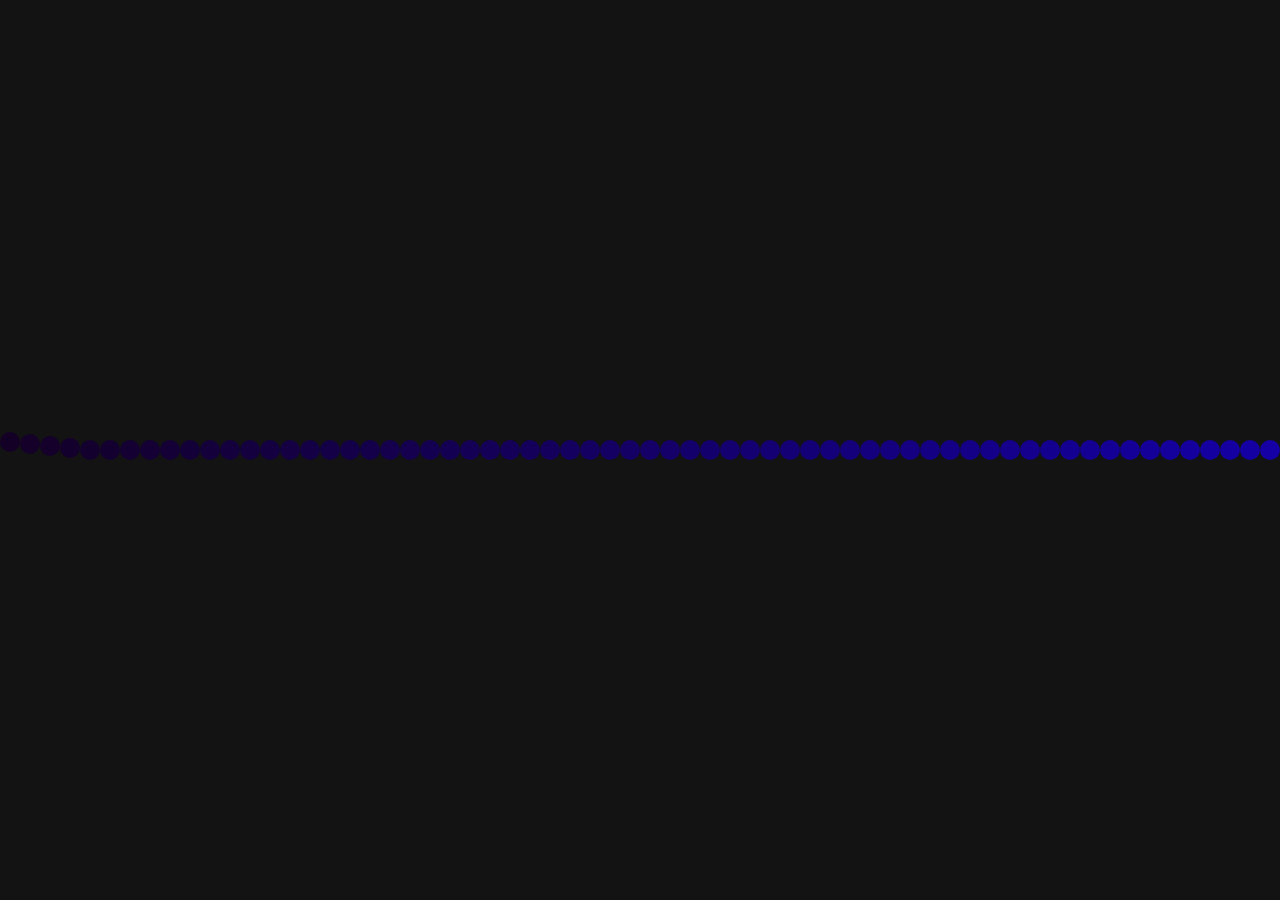
<file: folder/index.html>
<!DOCTYPE html>
<html lang="en">
<head>
    <meta charset="UTF-8">
    <meta http-equiv="X-UA-Compatible" content="IE=edge">
    <meta name="viewport" content="width=device-width, initial-scale=1.0">
    <title>Document</title>
    <link rel="stylesheet" href="style.css">
</head>
<body>
    <canvas></canvas>
    <script src="script.js"></script>
</body>
</html>
</file>
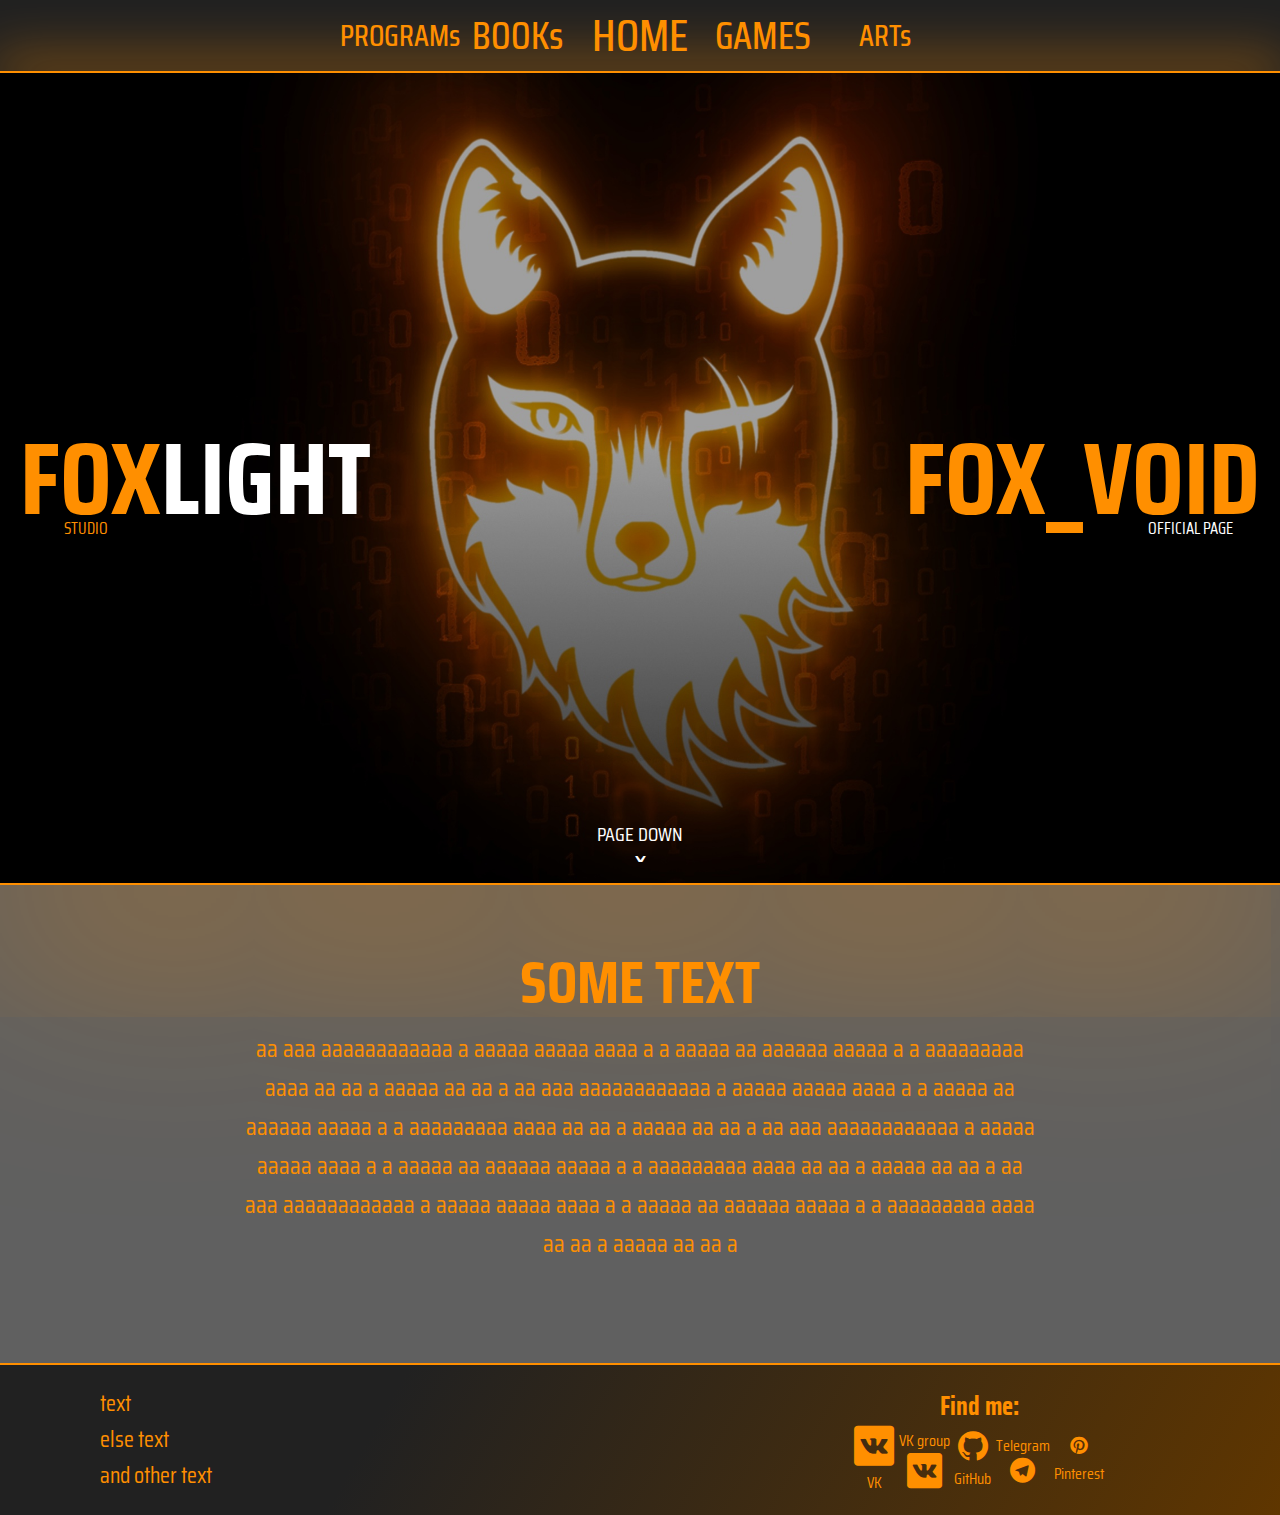
<file: Fox/index.html>
<!DOCTYPE html>
<html lang="en">
<head>
    <meta charset="UTF-8">
    <meta http-equiv="X-UA-Compatible" content="IE=edge">
    <meta name="viewport" content="width=device-width, initial-scale=1.0">
    <title>Fox</title>
    <link rel="shortcut icon" href="images/ico/fox_bg (1).ico" type="image/x-icon">
    <link rel="stylesheet" href="css/ico_fints.css">
    <link rel="stylesheet" href="css/fonts.css">
    <link rel="stylesheet" href="css/style.css">
    <link rel="stylesheet" href="css/scroll.css">
</head>
<body>
    <header>
        <nav>
            <li class="navOver"><a href="">PROGRAMs</a></li>
            <li class=""><a href="">BOOKs</a></li>
            <li class="central navActive"><a href="">HOME</a></li>
            <li class=""><a href="">GAMES</a></li>
            <li class="navOver"><a href="">ARTs</a></li>
        </nav>
    </header>
    <div class="line"></div>
    <main>
        <div class="mainH">
            <h1>FOX<span class="hSpan">LIGHT</span></h1>
            <p class = 'fp'>STUDIO</p>
        </div>
        <div class="mainH">
            <h1>FOX_VOID</h1>
            <p class="hSpan sp">OFFICIAL PAGE</p>
        </div>
        <div class="down"><a href="#info"><p>PAGE DOWN</p><p class='arrow'>&#711;</p></a></div>
    </main>
    <section id="info">
        <div class="line upd"></div>
        <h2>SOME TEXT</h2>
        <div class="mainText">
            <p>
                aa aaa aaaaaaaaaaaa a aaaaa aaaaa
                aaaa a a aaaaa aa aaaaaa aaaaa a a 
                aaaaaaaaa  aaaa aa aa a  aaaaa aa aa a
                aa aaa aaaaaaaaaaaa a aaaaa aaaaa
                aaaa a a aaaaa aa aaaaaa aaaaa a a 
                aaaaaaaaa  aaaa aa aa a  aaaaa aa aa a
                aa aaa aaaaaaaaaaaa a aaaaa aaaaa
                aaaa a a aaaaa aa aaaaaa aaaaa a a 
                aaaaaaaaa  aaaa aa aa a  aaaaa aa aa a
                aa aaa aaaaaaaaaaaa a aaaaa aaaaa
                aaaa a a aaaaa aa aaaaaa aaaaa a a 
                aaaaaaaaa  aaaa aa aa a  aaaaa aa aa a
            </p>
        </div>
    </section>
    <div class="line dupd"></div>
    <footer>
        <div class="footerText">
            <p>text</p>
            <p>else text</p>
            <p>and other text</p>
        </div>
        <div class="footerLinks">
            <h4>Find me:</h4>
            <div class="labels">
                <a href="">
                    <div class="social">
                        <span class="icon-vk ico ico1"></span>
                        <p>VK</p>
                    </div>
                </a>
                <a href="">
                    <div class="social">
                        <p>VK group</p>
                        <span class="icon-vk ico ico2"></span>
                        
                    </div>
                </a>
                <a href="">
                    <div class="social">
                        <span class="icon-github ico ico3"></span>
                        <p>GitHub</p>
                    </div>
                </a>
                <a href="">
                    <div class="social">
                        <p>Telegram</p>
                        <span class="icon-telegram ico ico4"></span>
                        
                    </div>
                </a>
                <a href="">
                    <div class="social">
                        <span class="icon-pinterest ico ico5"></span>
                        <p>Pinterest</p>
                    </div>
                </a>
            </div>
        </div>
    </footer>
</body>
</html>
</file>
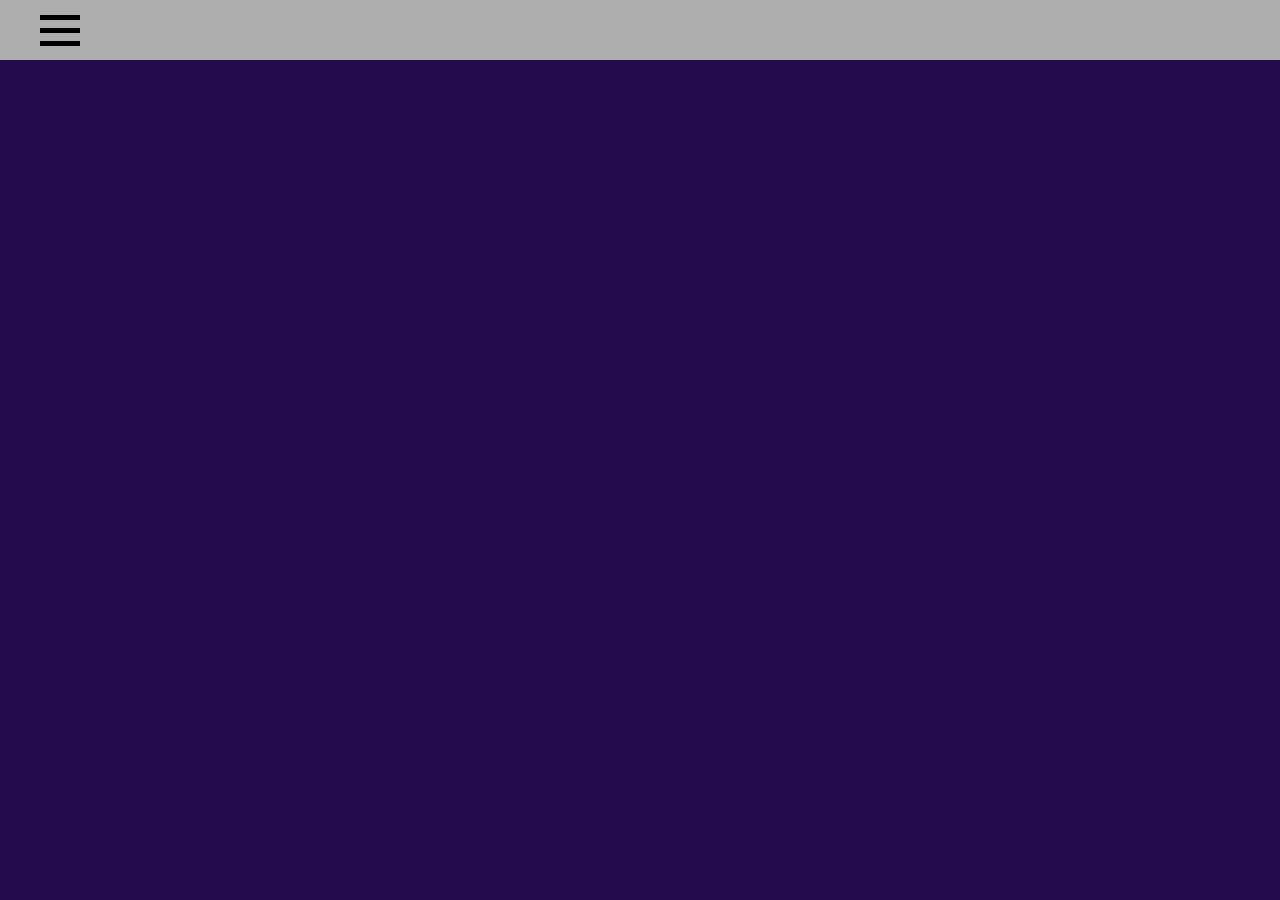
<file: pages/menu test/index.html>
<!DOCTYPE html>
<html lang="en">

<head>
    <meta charset="UTF-8">
    <meta http-equiv="X-UA-Compatible" content="IE=edge">
    <meta name="viewport" content="width=device-width, initial-scale=1.0">
    <title>Menu test</title>
    <link rel="stylesheet" href="css/style.css">
</head>

<body>
    <header class="header">
        <button class="hamburger">
            <span></span>
            <span></span>
            <span></span>
            <span></span>
        </button>
        <div class="nav-wrp nav-hide" id="nav_menu">
            <nav class="nav">
                <h5 class="nav__heading">Меню раздела:</h5>
                <ul class="main_list">
                    <li class="main_item">
                        <a href="#" class="main_link nav_link active"><img src="./imgs/icons/list.svg" alt="list" class="nav_ico"><span>Все категории</span></a>
                    </li>
                    <li class="main_item">
                        <a href="#" class="main_link nav_link"><img src="./imgs/icons/book-open.svg" alt="book open" class="nav_ico"><span>Тип издания</span></a>
                    </li>
                    <li class="main_item">
                        <a href="#" class="main_link nav_link"><img src="./imgs/icons/tag.svg" alt="tag" class="nav_ico"><span>Подписка по сниженным ценам</span></a>
                    </li>
                    <li class="main_item">
                        <a href="#" class="main_link nav_link"><img src="./imgs/icons/gift.svg" alt="gift box" class="nav_ico"><span>Подарить подписку</span></a>
                    </li>
                    <li class="main_item">
                        <a href="#" class="main_link nav_link"><img src="./imgs/icons/download.svg" alt="download" class="nav_ico"><span>Скачать каталог в Excel</span></a>
                    </li>
                </ul>


                <ul class="sub_list">
                    <li class="sub_list_item">
                        <input type="checkbox" name="" id="drop_list_1" class="sub_list_checkbox"><label for="drop_list_1" class="sub_list_label">Популярные категории</label>
                        <ul class="drop_list">
                            <li class="drop_list_item">
                                <a href="#" class="drop_list_link nav_link link_hover">Lorem ipsum, dolor sit amet consectetur</a>
                            </li>
                            <li class="drop_list_item">
                                <a href="#" class="drop_list_link nav_link link_hover">Lorem ipsum, dolor sit amet consectetur</a>
                            </li>
                            <li class="drop_list_item">
                                <a href="#" class="drop_list_link nav_link link_hover">Lorem ipsum, dolor sit amet consectetur</a>
                            </li>
                            <li class="drop_list_item">
                                <a href="#" class="drop_list_link nav_link link_hover">Lorem ipsum, dolor sit amet consectetur</a>
                            </li>
                            <li class="drop_list_item">
                                <a href="#" class="drop_list_link nav_link link_hover">Lorem ipsum, dolor sit amet consectetur</a>
                            </li>
                            <li class="drop_list_item">
                                <a href="#" class="drop_list_link nav_link link_hover">Lorem ipsum, dolor sit amet consectetur</a>
                            </li>
                        </ul>
                    </li>
                    <li class="sub_list_item">
                        <input type="checkbox" name="" id="drop_list_2" class="sub_list_checkbox"><label for="drop_list_2" class="sub_list_label">Печатные журналы</label>
                        <ul class="drop_list">
                            <li class="drop_list_item">
                                <a href="#" class="drop_list_link nav_link link_hover">Lorem ipsum, dolor sit amet consectetur</a>
                            </li>
                            <li class="drop_list_item">
                                <a href="#" class="drop_list_link nav_link link_hover">Lorem ipsum, dolor sit amet consectetur</a>
                            </li>
                            <li class="drop_list_item">
                                <a href="#" class="drop_list_link nav_link link_hover">Lorem ipsum, dolor sit amet consectetur</a>
                            </li>
                            <li class="drop_list_item">
                                <a href="#" class="drop_list_link nav_link link_hover">Lorem ipsum, dolor sit amet consectetur</a>
                            </li>
                            <li class="drop_list_item">
                                <a href="#" class="drop_list_link nav_link link_hover">Lorem ipsum, dolor sit amet consectetur</a>
                            </li>
                            <li class="drop_list_item">
                                <a href="#" class="drop_list_link nav_link link_hover">Lorem ipsum, dolor sit amet consectetur</a>
                            </li>
                        </ul>
                    </li>
                    <li class="sub_list_item">
                        <input type="checkbox" name="" id="drop_list_3" class="sub_list_checkbox"><label for="drop_list_3" class="sub_list_label">Электронные журналы</label>
                        <ul class="drop_list">
                            <li class="drop_list_item">
                                <a href="#" class="drop_list_link nav_link link_hover">Lorem ipsum, dolor sit amet consectetur</a>
                            </li>
                            <li class="drop_list_item">
                                <a href="#" class="drop_list_link nav_link link_hover">Lorem ipsum, dolor sit amet consectetur</a>
                            </li>
                            <li class="drop_list_item">
                                <a href="#" class="drop_list_link nav_link link_hover">Lorem ipsum, dolor sit amet consectetur</a>
                            </li>
                            <li class="drop_list_item">
                                <a href="#" class="drop_list_link nav_link link_hover">Lorem ipsum, dolor sit amet consectetur</a>
                            </li>
                            <li class="drop_list_item">
                                <a href="#" class="drop_list_link nav_link link_hover">Lorem ipsum, dolor sit amet consectetur</a>
                            </li>
                            <li class="drop_list_item">
                                <a href="#" class="drop_list_link nav_link link_hover">Lorem ipsum, dolor sit amet consectetur</a>
                            </li>
                        </ul>
                    </li>
                    <li class="sub_list_item">
                        <input type="checkbox" name="" id="drop_list_4" class="sub_list_checkbox"><label for="drop_list_4" class="sub_list_label">Электронные газеты </label>
                        <ul class="drop_list">
                            <li class="drop_list_item">
                                <a href="#" class="drop_list_link nav_link link_hover">Газеты военные, об оружии</a>
                            </li>
                            <li class="drop_list_item">
                                <a href="#" class="drop_list_link nav_link link_hover">Газеты медицинские, о красоте, здоровье</a>
                            </li>
                            <li class="drop_list_item">
                                <a href="#" class="drop_list_link nav_link link_hover">Газеты научные</a>
                            </li>
                            <li class="drop_list_item">
                                <a href="#" class="drop_list_link nav_link link_hover">Газеты военные, об оружии</a>
                            </li>
                            <li class="drop_list_item">
                                <a href="#" class="drop_list_link nav_link link_hover">Газеты новостные</a>
                            </li>
                            <li class="drop_list_item">
                                <a href="#" class="drop_list_link nav_link link_hover">Газеты о политике</a>
                            </li>
                            <li class="drop_list_item">
                                <a href="#" class="drop_list_link nav_link link_hover">Газеты о промышленности, технологиях</a>
                            </li>
                            <li class="drop_list_item">
                                <a href="#" class="drop_list_link nav_link link_hover">Газеты о стандартах, нормативных актах</a>
                            </li>
                            <li class="drop_list_item">
                                <a href="#" class="drop_list_link nav_link link_hover">Газеты общественно-политические</a>
                            </li>
                            <li class="drop_list_item">
                                <a href="#" class="drop_list_link nav_link link_hover">Газеты педагогические, образовательные</a>
                            </li>
                            <li class="drop_list_item">
                                <a href="#" class="drop_list_link nav_link link_hover">Газеты по искусству, культуре</a>
                            </li>
                            <li class="drop_list_item">
                                <a href="#" class="drop_list_link nav_link link_hover">Газеты популярные</a>
                            </li>
                            <li class="drop_list_item">
                                <a href="#" class="drop_list_link nav_link link_hover">Газеты религиозные</a>
                            </li>
                            <li class="drop_list_item">
                                <a href="#" class="drop_list_link nav_link link_hover">Газеты торговые, о бизнесе, по маркетингу</a>
                            </li>
                            <li class="drop_list_item">
                                <a href="#" class="drop_list_link nav_link link_hover">Газеты юридические, о государстве, праве</a>
                            </li>
                        </ul>
                    </li>
                </ul>
            </nav>
        </div>
    </header>



    <script src="./scripts/script.js"></script>
</body>

</html>
</file>
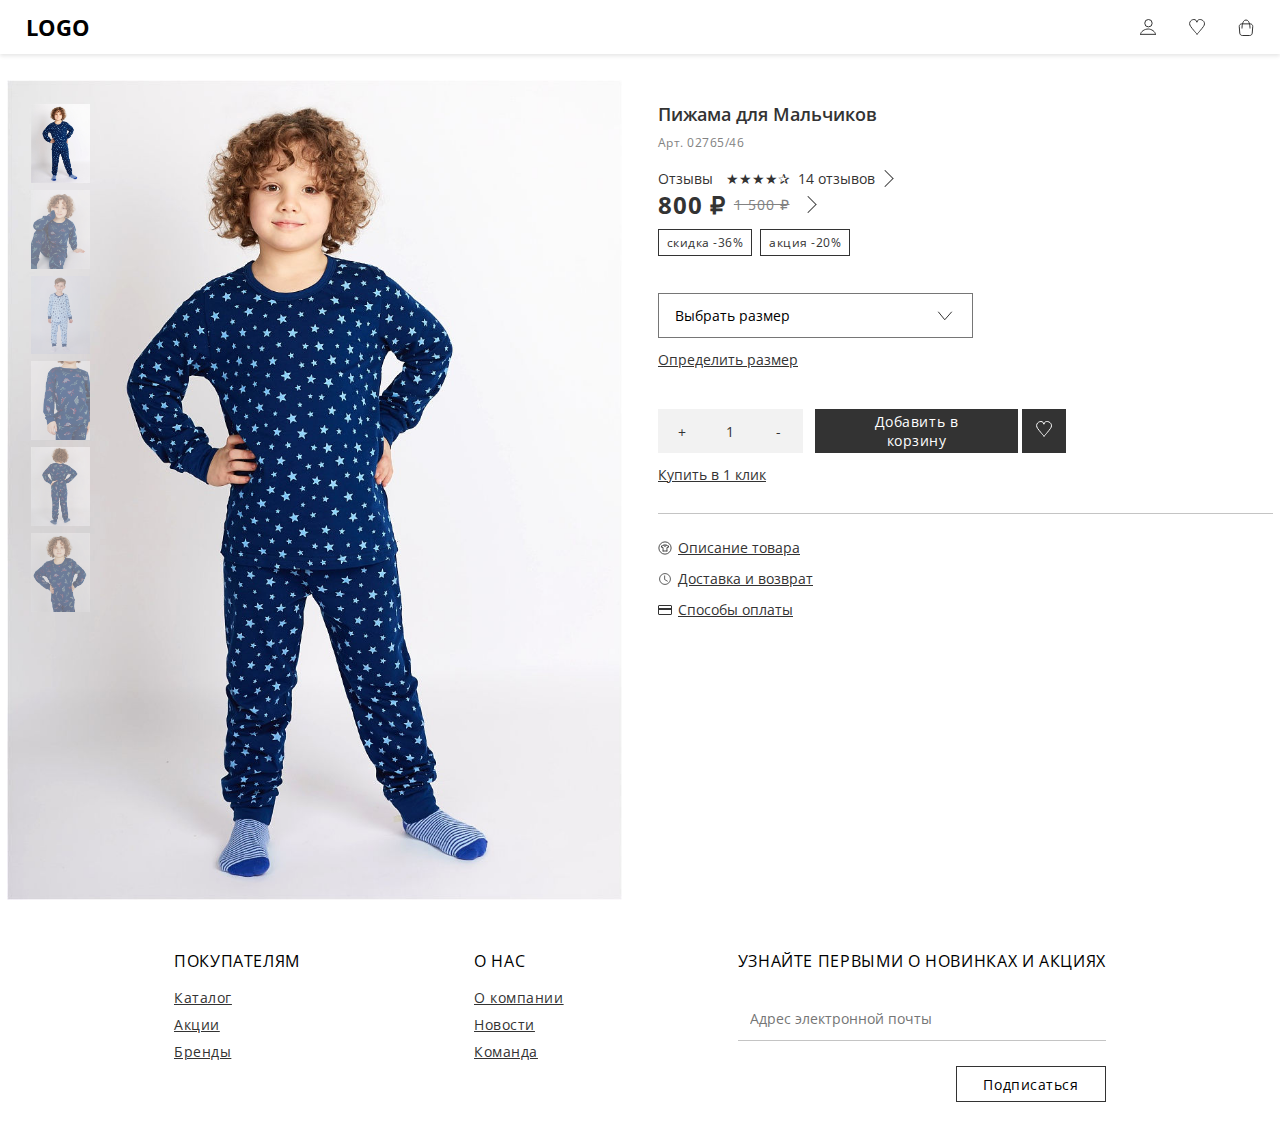
<file: pages/simple store/index.html>
<!DOCTYPE html>
<html lang="en">
<head>
    <meta charset="UTF-8">
    <meta http-equiv="X-UA-Compatible" content="IE=edge">
    <meta name="viewport" content="width=device-width, initial-scale=1.0">
    <title>Document</title>
    <link rel="stylesheet" href="styles/style.css">
</head>
<body>
    <div class="header-wrp">
        <div class="container">
            <header class="header">
                <div class="header__logo">
                    LOGO
                </div>
                <nav class="nav">
                    <a href="#" class="nav__item link"><img src="img/icons/profile.svg" alt="" class="nav__ico"></a>
                    <a href="#" class="nav__item link"><img src="img/icons/favoritesBlack.svg" alt="" class="nav__ico"></a>
                    <a href="#" class="nav__item link"><img src="img/icons/store.svg" alt="" class="nav__ico"></a>
                    <div class="nav__item nav__burger">
                        <span></span>
                        <span></span>
                        <span></span>
                    </div>
                </nav>
                <nav class="nav-mobile">
                    <a href="#" class="nav-mobile__item link">постельное белье</a>
                    <a href="#" class="nav-mobile__item link">одежда для дома</a>
                    <a href="#" class="nav-mobile__item link">Одежда для улицы</a>
                    <a href="#" class="nav-mobile__item link">ВЫход</a>
                </nav>
            </header>
        </div>
    </div>

    <main class="container">
        <section class="product">
            <div class="slider">
                <img src="img/product1.jpg" alt="" class="slider__main">
                <nav class="slider__nav">
                    <img src="img/product1.jpg" alt="" class="slider__item slider-active">
                    <img src="img/product2.jpg" alt="" class="slider__item">
                    <img src="img/product3.jpg" alt="" class="slider__item">
                    <img src="img/product4.jpg" alt="" class="slider__item">
                    <img src="img/product5.jpg" alt="" class="slider__item">
                    <img src="img/product6.jpg" alt="" class="slider__item">

                </nav>
            </div>
            <div class="product__info">
                <h3 class="product__heading">Пижама для Мальчиков</h3>
                <p class="product__art">Арт. 02765/46</p>
                <div class="feedback">
                    <p>Отзывы</p>
                    <div class="stars">
                        <span class="star-active"></span>
                        <span class="star-active"></span>
                        <span class="star-active"></span>
                        <span class="star-active"></span>
                        <span></span>
                    </div>
                    <div class="feedBox">
                        <p>14 отзывов</p>
                        <div class="arrow"></div>
                    </div>
                    
                </div>
                <div class="priceBox">
                    <div class="priceBox__main">
                        800 ₽ <div class="product__oldPrice">1 500 ₽</div><div class="arrow"></div>
                    </div>
                    <div class="priceBox__subInfo">
                        <div class="priceBox__subText">скидка -36%</div>
                        <div class="priceBox__subText">акция -20%</div>
                    </div>
                </div>
                <div class="product__properties">
                    <div class="product__size">
                        <div class="select-wrp">
                            <select class="select">
                                <option disabled selected>Выбрать размер</option>
                                <option>размер 1</option>
                                <option>размер 2</option>
                                <option>размер 3</option>
                            </select>
                            <img src="img/icons/arrow.svg" alt="" class="select__arrow">
                        </div>
                        
                        <a href="#" class="product__link">Определить размер</a>
                    </div>
                    <div class="product__orderDetails">
                        <div class="counter">
                            <div class="counter__add"></div>
                            <div class="counter__value">1</div>
                            <div class="counter__remove"></div>
                        </div>
                        <div class="product__btnBox">
                            <button class="product__buttonCart">Добавить в корзину</button>
                        <button class="product__buttonFav"><img src="img/icons/favoritesWhite.svg" alt=""></button>
                        </div>
                        
                    </div>
                    <a href="#" class="product__link quickBuy">Купить в 1 клик</a>
                    <div class="cardForm">
                        <form action="" class="cardFrom__box">
                            <div class="exit"><img src="img/icons/cross.svg" alt=""></div>
                            <h3 class="cardForm__heading">Купить в 1 клик</h3>
                            <input type="tel" placeholder="+ 7 (---) --- -- -- " name="" id="" class="cardForm__input">
                            <input type="text" placeholder="Ваше имя" name="" id="" class="cardForm__input">
                            <div class="line"></div>
                            <p class="cardForm__Text">
                                Нажимая кнопку “Отправить”, я даю согласие на обработку моих персональных данных в соответствии с 
                                <a href="" class="cardForm__Link">Условиями конфиденциальности</a> 
                            </p>
                            
                            <input type="button" value="Отправить" class="cardForm__button">
                        </form>
                    </div>
                </div>

                <div class="line"></div>

                <div class="subInfo">
                    <div class="subInfo__item">
                        <img src="img/icons/clothes.svg" alt="clothes" class="subInfo__ico"><a href="" class="subInfo__link">Описание товара</a>
                    </div>
                    <div class="subInfo__item">
                        <img src="img/icons/clock.svg" alt="clock" class="subInfo__ico"><a href="" class="subInfo__link">Доставка и возврат</a>
                    </div>
                    <div class="subInfo__item">
                        <img src="img/icons/card.svg" alt="card" class="subInfo__ico"><a href="" class="subInfo__link">Способы оплаты</a>
                    </div>
                </div>
                
            </div>
        </section>
    </main>
    <footer class="footer container">
        <div class="footer__users">
            <h4 class="footer__heading">покупателям</h4>
            <ul>
                <li><a href="" class="footer__link">Каталог</a></li>
                <li><a href="" class="footer__link">Акции</a></li>
                <li><a href="" class="footer__link">Бренды</a></li>
            </ul>
            
            
            
        </div>
        <div class="footer__about">
            <h4 class="footer__heading">о нас</h4>
            <ul>
                <li><a href="" class="footer__link">О компании</a></li>
                <li><a href="" class="footer__link">Новости</a></li>
                <li><a href="" class="footer__link">Команда</a></li>
            </ul>
            
        </div>
        <div class="footer__subscribe">
            <h4 class="footer__heading">Узнайте первыми о новинках и акциях</h4>
            <form action="">
                <input type="email" placeholder="Адрес электронной почты" name="" id="" class="footer__input">
                <input type="button" value="Подписаться" class="footer__btn">
            </form>
        </div>
    </footer>

    <script src="script.js"></script>
</body>
</html>
</file>
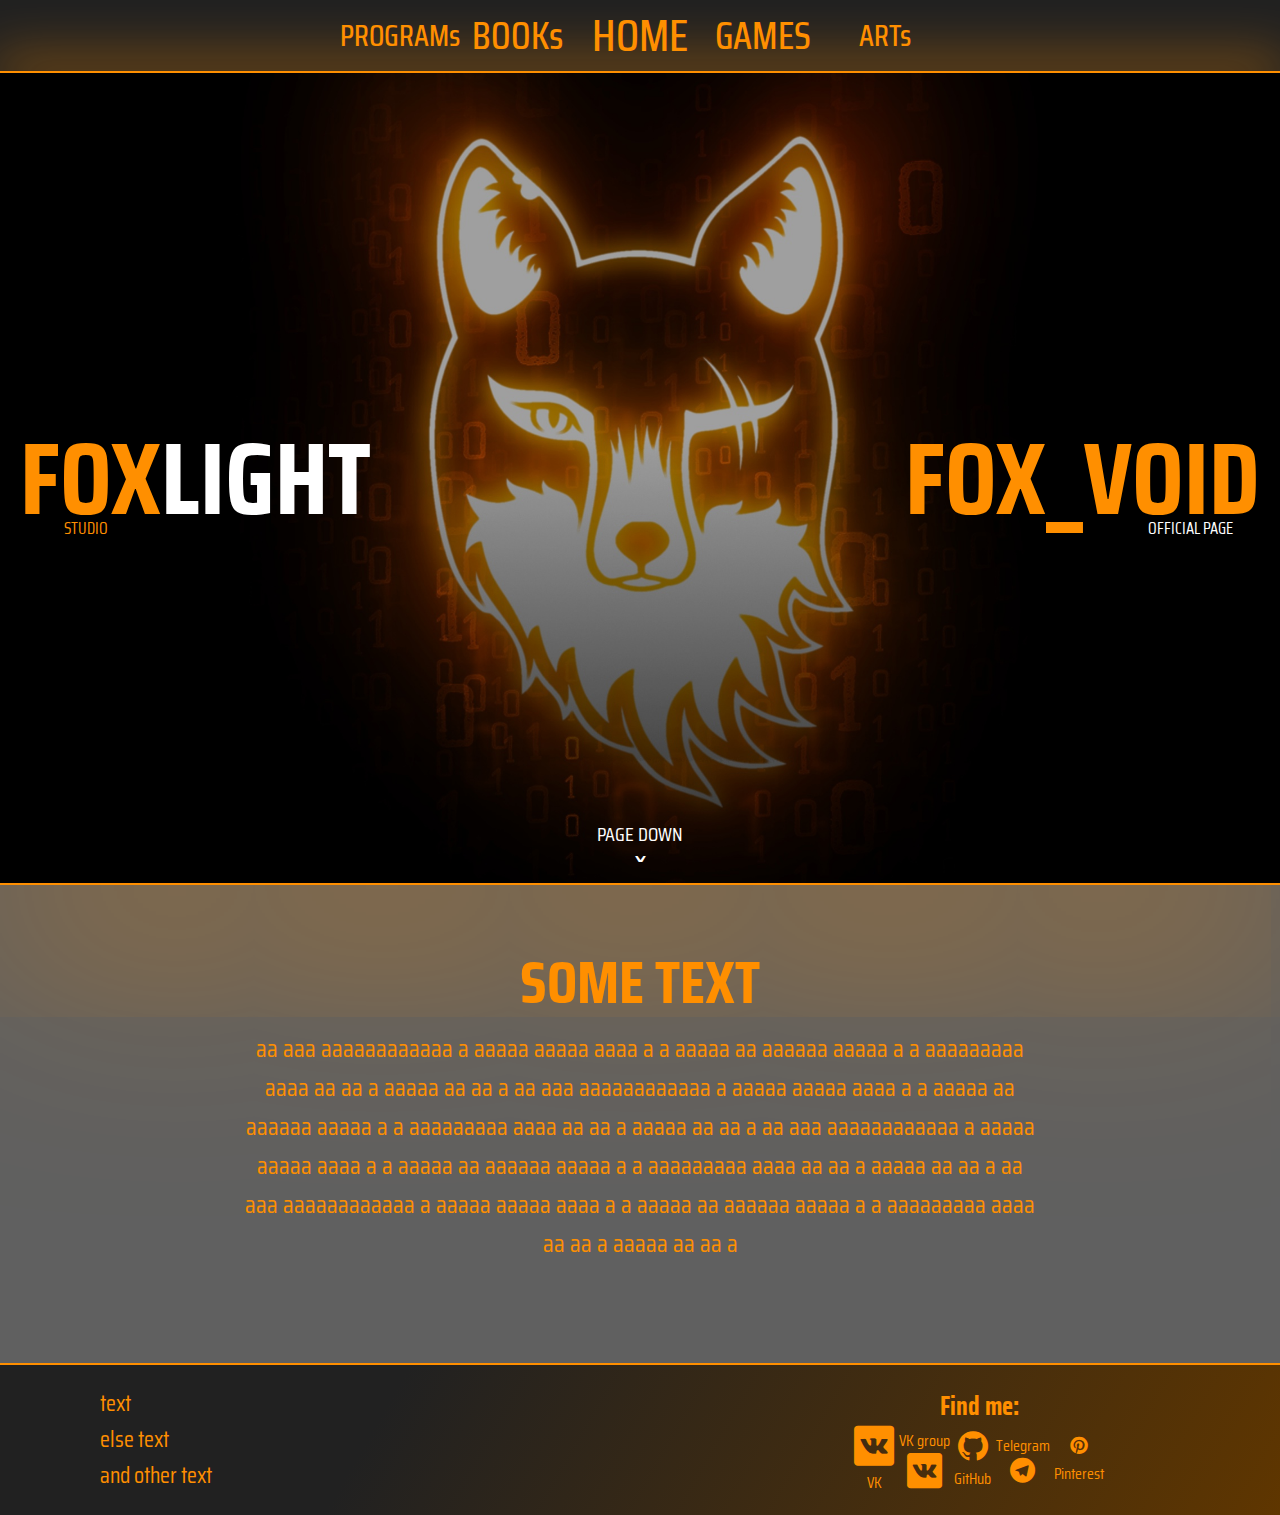
<file: Fox/fox.html>
<!DOCTYPE html>
<html lang="en">
<head>
    <meta charset="UTF-8">
    <meta http-equiv="X-UA-Compatible" content="IE=edge">
    <meta name="viewport" content="width=device-width, initial-scale=1.0">
    <title>Fox</title>
    <link rel="shortcut icon" href="images/ico/fox_bg (1).ico" type="image/x-icon">
    <link rel="stylesheet" href="css/ico_fints.css">
    <link rel="stylesheet" href="css/fonts.css">
    <link rel="stylesheet" href="css/scroll.css">
    <link rel="stylesheet" href="css/style.css">
    <link rel="stylesheet" href="css/media.css">
</head>
<body>
    <header>
        <nav class="menu">
            <li class="menu_item navOver"><a href="">PROGRAMs</a></li>
            <li class="menu_item "><a href="">BOOKs</a></li>
            <li class="menu_item central navActive"><a href="">HOME</a></li>
            <li class="menu_item "><a href="">GAMES</a></li>
            <li class="menu_item navOver"><a href="">ARTs</a></li>
            
        </nav>
        <nav class=navMobile>
            <div class="mainH logo">
                <h1>FOX<span class="hSpan">LIGHT</span></h1>
            </div>
            <div class="hamburger">
                <span></span>
                <span></span>
                <span></span>
            </div>
        </nav>
        
    </header>
    <div class="line"></div>
    <main>
        <div class="mainH mainHN">
            <h1>FOX<span class="hSpan">LIGHT</span></h1>
            <p class = 'fp'>STUDIO</p>
        </div>
        <div class="mainH mainHN">
            <h1>FOX_VOID</h1>
            <p class="hSpan sp">OFFICIAL PAGE</p>
        </div>
        <div class="down"><a href="#info"><p>PAGE DOWN</p><p class='arrow'>&#711;</p></a></div>
    </main>
    <section id="info">
        <div class="line upd"></div>
        <h2>SOME TEXT</h2>
        <div class="mainText">
            <p>
                aa aaa aaaaaaaaaaaa a aaaaa aaaaa
                aaaa a a aaaaa aa aaaaaa aaaaa a a 
                aaaaaaaaa  aaaa aa aa a  aaaaa aa aa a
                aa aaa aaaaaaaaaaaa a aaaaa aaaaa
                aaaa a a aaaaa aa aaaaaa aaaaa a a 
                aaaaaaaaa  aaaa aa aa a  aaaaa aa aa a
                aa aaa aaaaaaaaaaaa a aaaaa aaaaa
                aaaa a a aaaaa aa aaaaaa aaaaa a a 
                aaaaaaaaa  aaaa aa aa a  aaaaa aa aa a
                aa aaa aaaaaaaaaaaa a aaaaa aaaaa
                aaaa a a aaaaa aa aaaaaa aaaaa a a 
                aaaaaaaaa  aaaa aa aa a  aaaaa aa aa a
            </p>
        </div>
    </section>
    <div class="line dupd"></div>
    <footer>
        <div class="footerText">
            <p>text</p>
            <p>else text</p>
            <p>and other text</p>
        </div>
        <div class="footerLinks">
            <h4>Find me:</h4>
            <div class="labels">
                <a class="none" href="">
                    <div class="social">
                        <span class="icon-vk ico ico1"></span>
                        <p>VK</p>
                    </div>
                </a>
                <a href="">
                    <div class="social">
                        <p>VK group</p>
                        <span class="icon-vk ico ico2"></span>
                        
                    </div>
                </a>
                <a href="">
                    <div class="social">
                        <span class="icon-github ico ico3"></span>
                        <p>GitHub</p>
                    </div>
                </a>
                <a href="">
                    <div class="social">
                        <p>Telegram</p>
                        <span class="icon-telegram ico ico4"></span>
                        
                    </div>
                </a>
                <a href="">
                    <div class="social">
                        <span class="icon-pinterest ico ico5"></span>
                        <p>Pinterest</p>
                    </div>
                </a>
            </div>
        </div>
    </footer>

    <script src="js/script.js"></script>
</body>
</html>
</file>
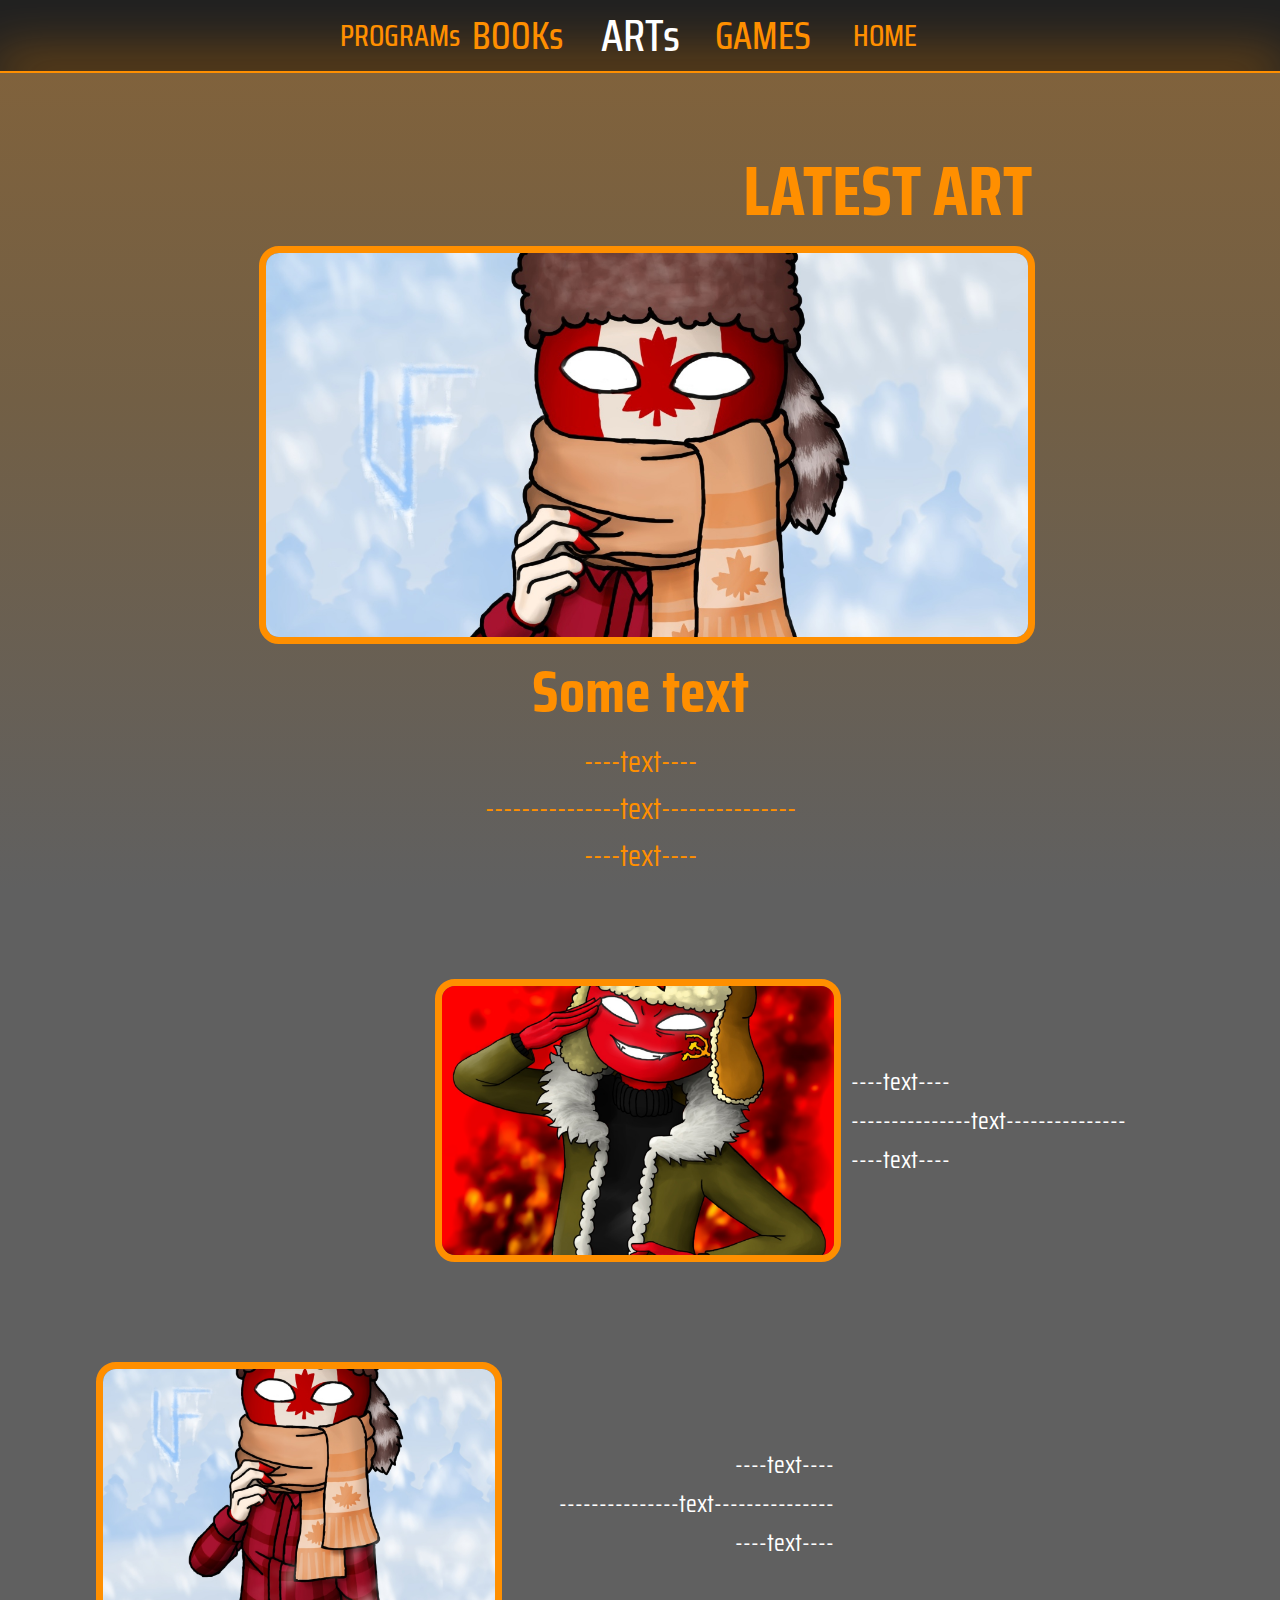
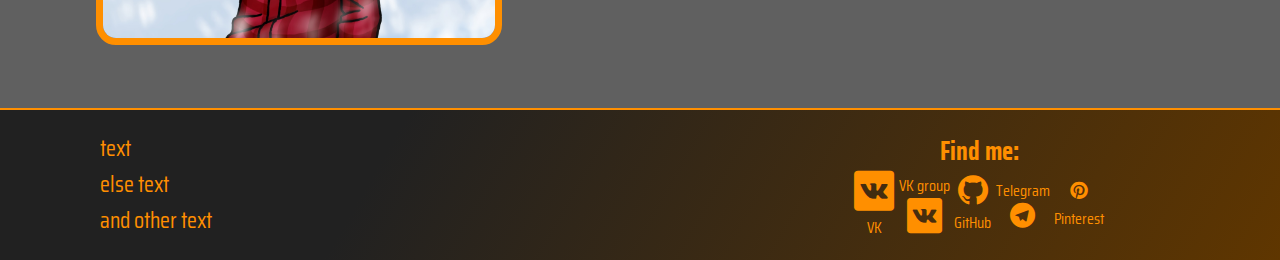
<file: Fox/pages/arts.html>
<!DOCTYPE html>
<html lang="en">
<head>
    <meta charset="UTF-8">
    <meta http-equiv="X-UA-Compatible" content="IE=edge">
    <meta name="viewport" content="width=device-width, initial-scale=1.0">
    <title>Fox</title>
    <link rel="shortcut icon" href="images/ico/fox_bg (1).ico" type="image/x-icon">
    <link rel="stylesheet" href="../css/ico_fints.css">
    <link rel="stylesheet" href="../css/fonts.css">
    <link rel="stylesheet" href="../css/scroll.css">
    <link rel="stylesheet" href="../css/up_dw.css">
    <link rel="stylesheet" href="../css/styleArt.css">
    <link rel="stylesheet" href="../css/mediaUp_Dw.css">
    
    <link rel="stylesheet" href="../css/mediaArt.css">

</head>
<body>
    <header>
        <nav class="menu">
            <li class="menu_item navOver"><a href="">PROGRAMs</a></li>
            <li class="menu_item "><a href="">BOOKs</a></li>
            <li class="menu_item central navActive"><a href="">ARTs</a></li>
            <li class="menu_item "><a href="">GAMES</a></li>
            <li class="menu_item navOver"><a href="https://Qubis1539.github.io/Fox/fox.html">HOME</a></li>
            
        </nav>
        <nav class=navMobile>
            <div class="mainH logo">
                <h1>FOX<span class="hSpan">LIGHT</span></h1>
            </div>
            <div class="hamburger">
                <span></span>
                <span></span>
                <span></span>
            </div>
        </nav>
        
    </header>
    <div class="line"></div>

    <main class="content">
        <section class="content_box">
            <div class="header_box"> <h2 class="mainHeader">Latest Art</h2></div>
            <article class="MainImageBox">
                <img src="../images/Canada.jpg" alt="" class="img mainImg">
                <div class="title">
                    <h3 class="titleHeader">Some text</h3>
                    <p class="titleP">----text----</p>
                    <p class="titleP">---------------text---------------</p>
                    <p class="titleP">----text----</p>
                </div>
            </article>
            
           


            <div class="allArts">
                <article class="imageBox">
                    <div class="invis"></div>
                    <img src="../images/UssR.jpg" alt="" class="img other">
                    <div class="description">
                        <p class="titleP">----text----</p>
                        <p class="titleP">---------------text---------------</p>
                        <p class="titleP">----text----</p>
                    </div>
                </article>
                <article class="imageBox b2">
                    <div class="description">
                        <div class="invis"></div>
                        <p class="titleP">----text----</p>
                        <p class="titleP">---------------text---------------</p>
                        <p class="titleP">----text----</p>
                    </div>
                    <img src="../images/Canada.jpg" alt="" class="img other">
                    <div class="invis"></div>
                </article>
            </div>
        </section>
    </main>

    <div class="line dupd"></div>
    <footer>
        <div class="footerText">
            <p>text</p>
            <p>else text</p>
            <p>and other text</p>
        </div>
        <div class="footerLinks">
            <h4>Find me:</h4>
            <div class="labels">
                <a class="none" href="">
                    <div class="social">
                        <span class="icon-vk ico ico1"></span>
                        <p>VK</p>
                    </div>
                </a>
                <a href="">
                    <div class="social">
                        <p>VK group</p>
                        <span class="icon-vk ico ico2"></span>
                        
                    </div>
                </a>
                <a href="">
                    <div class="social">
                        <span class="icon-github ico ico3"></span>
                        <p>GitHub</p>
                    </div>
                </a>
                <a href="">
                    <div class="social">
                        <p>Telegram</p>
                        <span class="icon-telegram ico ico4"></span>
                        
                    </div>
                </a>
                <a href="">
                    <div class="social">
                        <span class="icon-pinterest ico ico5"></span>
                        <p>Pinterest</p>
                    </div>
                </a>
            </div>
        </div>
    </footer>

    <script src="../js/script.js"></script>
</body>
</html>
</file>
<file: folder/style.css>
*{
    margin: 0;
    padding: 0;
}
body{
    overflow: hidden;
}

canvas{
    
    /* width: 100%; */
    /* height: 100vh; */
    background: rgb(19, 19, 19);
}
</file>
<file: Fox/css/ico_fints.css>
@font-face {
  font-family: 'icomoon';
  src:  url('../fonts/ico_fonts/icomoon.eot?cv0k0t');
  src:  url('../fonts/ico_fonts/icomoon.eot?cv0k0t#iefix') format('embedded-opentype'),
    url('../fonts/ico_fonts/icomoon.ttf?cv0k0t') format('truetype'),
    url('../fonts/ico_fonts/icomoon.woff?cv0k0t') format('woff'),
    url('../fonts/ico_fonts/icomoon.svg?cv0k0t#icomoon') format('svg');
  font-weight: normal;
  font-style: normal;
  font-display: block;
}

[class^="icon-"], [class*=" icon-"] {
  /* use !important to prevent issues with browser extensions that change fonts */
  font-family: 'icomoon' !important;
  speak: never;
  font-style: normal;
  font-weight: normal;
  font-variant: normal;
  text-transform: none;
  line-height: 1;

  /* Better Font Rendering =========== */
  -webkit-font-smoothing: antialiased;
  -moz-osx-font-smoothing: grayscale;
}

.icon-instagram:before {
  content: "\ea92";
}
.icon-telegram:before {
  content: "\ea95";
}
.icon-vk:before {
  content: "\ea98";
}
.icon-github:before {
  content: "\eab0";
}
.icon-pinterest:before {
  content: "\ead1";
}
</file>
<file: Fox/css/fonts.css>
@font-face {
    font-family: "SairaCondensed";
    src: url('../fonts/SairaCondensed-Regular.ttf') format('truetype');
    font-weight: 400;
    font-style: normal;
}
@font-face {
    font-family: "SairaCondensed";
    src: url('../fonts/SairaCondensed-Medium.ttf') format('truetype');
    font-weight: 500;
    font-style: normal;
}
@font-face {
    font-family: "SairaCondensed";
    src: url('../fonts/SairaCondensed-Medium.ttf') format('truetype');
    font-weight: 600;
    font-style: normal;
}
@font-face {
    font-family: "SairaCondensed";
    src: url('../fonts/SairaCondensed-SemiBold.ttf') format('truetype');
    font-weight: 600;
    font-style: normal;
}
@font-face {
    font-family: "SairaCondensed";
    src: url('../fonts/SairaCondensed-Bold.ttf') format('truetype');
    font-weight: 700;
    font-style: normal;
}
@font-face {
    font-family: "SairaCondensed";
    src: url('../fonts/SairaCondensed-ExtraBold.ttf') format('truetype');
    font-weight: 800;
    font-style: normal;
}
</file>
<file: Fox/css/style.css>
*{
    margin: 0;
    padding: 0;
    list-style: none;
    text-decoration: none;
}
a{
    color:#ff8f00;
}
body{
    background: #212121;
    color: #ff8f00;
    font-family: 'SairaCondensed';
}
header{
    /* padding: 5px 0 2px 0; */
    /* border-bottom: 2px solid #ff8f00; */
    background: #212121;
}
nav{
    margin: 0 auto;
    max-width: 600px;
    display: flex;
    justify-content: space-between;
    align-items: center;
}
.line{
    width: 100%;
    height: 2px;
    background: #ff8f00;
    box-shadow: 0px 0px 55px 6px #ff8f00;
}

nav li{
    text-align: center;
    width: calc(20% - 10px);
    
}
nav li a{
    font-size: 38px;
    font-weight: 500;
    transition: all 1s;
}
nav li a:hover{
    color: white;
}
.navActive a{font-size: 45px;}
.navOver a{font-size: 30px;}
.navMobile{
    /* display: none; */
    display: flex;
    justify-content: space-between;
    padding: 0 5%;
}
.logo{
    display: none;
}
main{ 
    position:relative; 
    background: url('../images/fox_bg.jpg') center center/ cover no-repeat;
    height: 90vh;
    display: flex;
    justify-content: space-between;
    align-items: center;
    font-size: 4vw;
    padding: 0 20px;
}
.hSpan{
    color: white;
}
.mainH p{
    font-size: 1.3vw;
}
.mainH{
    position: relative;
}
.fp{
    position: absolute;
    bottom: 1.4vw;
    left: 3.4vw;
}
.sp{
    position: absolute;
    left: 19vw;
    bottom: 1.4vw;
}
.down{
    font-size: 20px;
    position: absolute;
    bottom: 5px;
    left: 50%;
    transform: translateX(-50%);
    margin-bottom: 20px;
}

.down p {
    height: 20px;
}
.down a{
    color: white;
}
.arrow{
    font-size: 45px;
    text-align: center;
    height: 45px;
    /* transform: rotate(-90deg);
    position: relative;
    bottom:50px */
}
.upd{
    box-shadow: 0px 0px 300px 30px #ff8f00;
}
section{
    text-align: center;
    background: #606060;
    min-height: 300px;
    padding-bottom: 100px;
}
section h2{
    margin-top: 50px;
    font-size: 60px;
}
.mainText{
    padding: 0 30px;
    margin: 0 auto;
    max-width: 800px;
    min-width: 200px;
    font-size: 25px;
}
.dupd{
    box-shadow: none;
}
footer{
    background: linear-gradient(120deg, #212121 30%, #5f3600);
    padding: 20px 100px;
    display: flex;
    justify-content: space-between;
}
.labels{
    display: flex;
    justify-content: space-between;
    align-items: center;
}
.footerText{
    font-size: 23px;
}
.footerLinks{
    margin-right: 7%;
    text-align: center;
    /* width: 300px; */
    width: 7%;
    min-width: 250px; 
}
.footerLinks h4{
    font-size: 26px;
    /* margin-bottom: 15px; */
}
.ico{
    transition: all 0.8s;
}
.social p{
    transition: all 0.8s;
}

.social:hover .ico{
    box-shadow: 0 0 10px 5px #ff8f00;
}
.social:hover p{
    color: white
}

.ico1{
    font-size: 40px;
    
    margin-bottom: 13px;
    border-radius: 5px;
}
.ico2{
    font-size: 35px;
    /* margin-top: 15px; */
    border-radius: 5px;
}
.ico3{
    font-size: 30px;
    border-radius: 100%;
}
.ico4{
    font-size: 25px;
    border-radius: 100%;
    /* margin-top: 20px; */
}
.ico5{
    font-size: 20px;
    border-radius: 100%;
}
</file>
<file: Fox/css/scroll.css>
::-webkit-scrollbar {
    width: 10px; /* ширина для вертикального скролла */
    height: 1px; /* высота для горизонтального скролла */
    background-color: #212121;
}

/* ползунок скроллбара */
::-webkit-scrollbar-thumb {
    background-color: #253861;
    border-radius: 9em;
}

::-webkit-scrollbar-thumb:hover {
    background-color: #ff8f00;
}
</file>
<file: pages/menu test/css/style.css>
* {
  margin: 0;
  padding: 0;
  list-style: none;
}

body {
  background: #240b4e;
  font-family: Arial, sans-serif;
}

.header {
  box-sizing: border-box;
  background: #aeaeae;
  min-height: 60px;
  padding: 10px 40px;
  display: flex;
  align-items: center;
}

.hamburger {
  cursor: pointer;
  position: relative;
  z-index: 10;
  background: none;
  outline: none;
  border: none;
  width: 40px;
  height: 30px;
  display: flex;
  justify-content: space-between;
  align-items: center;
  flex-direction: column;
}
.hamburger span {
  position: absolute;
  display: block;
  width: 100%;
  height: 5px;
  background: #000;
  transition: all 0.5s ease-in-out;
  transform: rotate(0);
}
.hamburger span:nth-child(1) {
  top: 0px;
}
.hamburger span:nth-child(2), .hamburger span:nth-child(3) {
  top: 13px;
}
.hamburger span:nth-child(4) {
  top: 26px;
}
.hamburger_active span:nth-child(1) {
  top: 18px;
  width: 0%;
}
.hamburger_active span:nth-child(2) {
  transform: rotate(45deg);
}
.hamburger_active span:nth-child(3) {
  transform: rotate(-45deg);
}
.hamburger_active span:nth-child(4) {
  top: 18px;
  width: 0%;
}

#nav_menu.nav-hide {
  left: -100%;
}

.nav-wrp {
  position: absolute;
  left: 0;
  top: 0;
  transition: all 0.6s ease;
  background: #fff;
  min-height: 100vh;
  padding: 80px 43px 0px 97px;
  box-sizing: border-box;
}

.nav__heading {
  font-weight: 700;
  color: #4C4C4C;
  font-size: 23px;
}

.main_list {
  margin-top: 10px;
}

.main_link {
  padding: 5px 0;
  display: flex;
}

.active {
  border-radius: 5px;
  background: #d8d8d8;
}

.nav_link {
  text-decoration: none;
  font-weight: 400;
  font-size: 13px;
  color: #4C4C4C;
  padding-left: 5px;
}

.link_hover:hover {
  text-decoration: underline;
}

.link_hover:active {
  border-radius: 5px;
  background: #d8d8d8;
}

.nav_ico {
  margin-right: 7px;
}

.sub_list_label {
  position: relative;
  display: flex;
  align-items: center;
  font-weight: 700;
  font-size: 14px;
  color: #4C4C4C;
  padding: 8px 0;
  max-width: 200px;
}
.sub_list_label::after {
  position: absolute;
  right: -20px;
  content: url("../imgs/icons/chevron.svg");
  display: block;
  width: 16px;
  height: 16px;
  margin-left: 5px;
  transition: transform 0.4s;
}

.drop_list {
  max-height: 0;
  overflow: hidden;
  transition: 0.8s;
}

.sub_list_checkbox {
  display: none;
}
.sub_list_checkbox:checked ~ .drop_list {
  max-height: 500px;
}
.sub_list_checkbox:checked ~ .sub_list_label::after {
  transform: rotate(-180deg);
}

.drop_list_link {
  display: block;
  padding: 6px 0;
  padding-left: 5px;
}

@media (max-width: 425px) {
  .nav-wrp {
    width: 100%;
    padding-left: 15%;
    padding-right: 15%;
  }
  .main_link {
    padding: 9px 0;
  }
  .drop_list_link {
    padding: 10px 0;
  }
}/*# sourceMappingURL=style.css.map */
</file>
<file: pages/simple store/styles/style.css>
@import url('https://fonts.googleapis.com/css2?family=Montserrat:wght@200&family=Open+Sans:wght@400;500;600;700&display=swap');

*{
    margin: 0;
    padding: 0;
    font-family: 'Open Sans', sans-serif;
    font-size: 14px;
}
body{
}
.container{
    max-width: 1440px;
    margin: 0 auto;
    box-sizing: border-box;
}
.header-wrp{
    box-shadow: 0px 2px 4px rgba(0, 0, 0, 0.1);
}

header{
    display: flex;
    justify-content: space-between;
    align-items: center;
    padding: 12px 26px;
    /* overflow-x: hidden; */
    /* position: relative; */
    
}
.header__logo{
    font-size: 22px;
    font-weight: 700;
}

.nav{
    display: flex;
    align-items: center;
}
.nav-mobile{
    
    position: absolute;
    top: -50%;
    left: 0;
    width: 100%;
    height: 30vh;
    z-index: 100;
    background: rgb(255, 255, 255);
    padding: 80px 30px 43px 30px;
    box-sizing:border-box;
    display: flex;
    flex-direction: column;
    justify-content: space-between;
    transition: all 1s;
}
.nav-mobile__item{
    font-size: 12px;
    text-decoration: none;
    letter-spacing: 0.04em;
    text-transform: uppercase;
    color: #333333;
}

.menu-active{
    top: 0;
}
.nav__item{
    display: block;
    width: 16px;
    height: 16px;
    margin-left: 33px;
}
.nav__item:first-child{
    margin-left: 0;
}
.nav__burger{
    display: none;
    position: relative;
    z-index: 200;
    width: 26px;
    height: 12px;
}



.nav__burger span {
    display: block;
    height: 1px;
    width: 100%;
    background-color: #000000;
    margin-bottom: 5px;
    transition: 0.5s all;
}

.nav__burger-active span{
    margin-bottom: -2px 
}


.nav__burger-active span:nth-child(1){

    transform: translateY(3px) rotate(-45deg)
}

.nav__burger-active span:nth-child(2){
    display: none
}

.nav__burger-active span:nth-child(3){
    transform: translateY(3px) rotate(45deg)
}

.product{
    display: flex;
    justify-content: space-between;
    padding: 26px 7px;
}

.slider{
    width: calc(50% - 18px);
    max-height: 878px;
    position: relative;
}
.slider__nav{
    position: absolute;
    top: 24px;
    left: 24px;
    display: flex;
    flex-direction: column;
}
.slider__item{
    width: 10%;
    margin-bottom: 7px;

    transition: opacity .5s;
    opacity: 0.5;
}
.slider__item:hover{
    opacity: 1;
}
.slider-active{
    opacity: 1;
}
.slider__item:last-child{
    margin-bottom: 0;   
}
.slider__main{
    display: block;
    width: 100%;    
    height: 100%;
    object-fit: cover;
}

.product__info{
    padding-top: 22px;  
    color:#333333;
    width: calc(50% - 18px);
}

.product__heading{
    font-weight: 600;
    font-size: 18px;
}

.product__art{
    margin-top: 8px;
    font-weight: 400;
    font-size: 12px;
    letter-spacing: 0.04em;

    color: #828282;
}

.feedback{
    margin-top: 18px;
    display: flex;
    align-items: center;
}




.stars{
    margin-left: 13px;
    margin-right: 8px;
    display: flex;
}

.stars span{
    display: block;
}

.stars  span::before{
    content: "✰";
}

.stars  span.star-active::before{
    content: '★';
}

.feedBox{
    display: flex;
    align-items: center;
}

.feedBox:hover .arrow{
    transform: translateX(10px);
}

.arrow{
    position: relative;
    margin-left: 8px;   
    width: 8px;
    height: 13px;
    transition: all 0.2s;
}



.arrow::before, .arrow::after{
    content: "";
    position: absolute;
    /* z-index: 0; */
    width: 12px;
    height: 1px;
    background: #333333;
}

.arrow::before{
    top: 2px;
    transform: rotate(45deg);
}
.arrow::after{
    bottom: 2px;
    transform: rotate(-45deg);
}

.priceBox__main{
    display: flex;
    align-items: center;
    font-weight: 700;
    font-size: 24px;
    

    letter-spacing: 0.04em;
    text-transform: uppercase;
    color: #333333;
}

.product__oldPrice{
    margin: 0 8px;
    font-weight: 400;
    font-size: 14px;
    text-decoration-line: line-through;
    color: #828282;
}
.priceBox__subInfo{
    padding: 8px 0;
    display: flex;
    align-items: center;
}
.priceBox__subText{
    padding: 4px 8px;
    border: 1px solid #333333;
    font-size: 12px;
    letter-spacing: 0.04em;

    margin-right: 8px;
}
.priceBox__subText:last-child{
    margin-right: 0;
}

.product__properties{
    padding: 29px 0;
}

.select{
    display: block;
    padding: 12px 16px;
    appearance: none;
    width: 100%;
    outline: none;
    position: relative;
    background: none;
    z-index: 1;
}

.select-wrp{
    position: relative;
    width: 315px;
}

.select__arrow{
    position: absolute;
    z-index: 0;
    top: 50%;
    transform: translateY(-50%);
    right: 20px;
}

.product__link{
    display: block;
    color: #333333;
    margin-top: 12px;
}

.product__orderDetails{
    margin-top: 40px;
    display: flex;
    align-items: center;
    /* height: 44px; */
    flex-wrap: wrap;
}

.counter{
    display: flex;
    width: 145px;
    height: 44px;
    margin-right: 12px;
    
}
.counter__add, .counter__remove, .counter__value{
    display: flex;
    justify-content: center;
    align-items: center;
    width: 33.3%;
    height: 100%;
    background: #F2F2F2;

    position: relative;

}
.counter__add:hover, .counter__remove:hover{
    background: rgb(184, 184, 184);
}

.counter__remove::before{
    content: "-";
}

.counter__add::before{
    content: "+";
}

.product__orderDetails button{
    display: block;
    background: #333333;
    height: 44px;
    letter-spacing: 0.04em;
    color: #FFFFFF;
    border: none;
    outline: none;
}

.product__orderDetails button:hover{
    /* color: #333333; */
    background: #444444;
}

.product__buttonCart{
    margin-right: 4px;
    padding: 0 28px;
    width: 203px;
}

.product__btnBox{
    display: flex;
}

.product__buttonFav{
    padding: 0 14px;
}

/* Form  */

.cardForm{
    
    position: fixed;
    top: 0;
    left: 0;
    width: 100%;
    height: 100vh;
    background: rgba(0, 0, 0, 0.322);
    z-index: 200;
    display: flex;
    justify-content: center;
    align-items: center;
    display: none;
}
.cardForm-active{
    display: flex;
}

.cardFrom__box{
    position: relative;
    background: white;
    padding: 40px 24px 24px 24px;
    box-sizing: border-box;
    max-width: 378px;
    margin: 0 5px;
}

.cardForm__heading{
    font-size: 24px;
    margin-bottom: 40px;
    color: #303030;
}
.cardForm__input{
    display: block;
    margin-bottom: 16px;
    padding: 20px;
    outline: none;
}
.cardForm .line{
    position: static;
    margin: 20px 0 40px 0;
}
.cardForm__Text{
    font-family: 'Open Sans', sans-serif;
    font-weight: 200;
    font-size: 10px;
    line-height: 12px;
    letter-spacing: -0.01em;
    color: #303030;
}
.cardForm__Link{
    color:#303030;
    display: block;
    /* text-decoration: none; */
    font-family: 'Open Sans', sans-serif;
    font-weight: 200;
    font-size: 10px;
    line-height: 12px;
    letter-spacing: -0.01em;
}

.cardForm__button{
    border: none;
    outline: none;
    color: white;
    margin-top: 30px;
    width: 135px;
    height: 44px;
    background: #333333;
    display: flex;
    justify-content: center;
    align-items: center;
}
.cardForm__button:hover{
    background: #414141;
}
.exit{
    position: absolute;
    width: 16px;
    height: 16px;
    right: 24px;
    top: 24px;
    display: flex;
    justify-content: center;
    align-items: center;
}

/*       */
.line{
    width: 100%;
    height: 1px;
    background: #C4C4C4;
}

.subInfo{
    padding-top: 24px;
    padding-bottom: 24px;
}
.subInfo__item{
    display: flex;
    align-items: center;
    position: relative;
    padding-left: 20px;
    margin-bottom: 12px;
}

.subInfo__ico{
    width: 14px;
    position: absolute;
    left: 0;
    top: 50%;
    transform: translateY(-50%);
}

.subInfo__link{
    color: #333333;
}
.subInfo__item:last-child{
    margin-bottom: 0;
}

.footer{
    padding: 24px 0;
    display: flex;
    justify-content: space-evenly;
}

.footer__heading{
    text-transform: uppercase;
    font-size: 16px;
    letter-spacing: 0.04em;
    font-weight: 400;
}
.footer ul{
    padding-top: 16px;
    list-style: none;
}
.footer__link{
    display: block;
    color: #333333;
    letter-spacing: 0.04em;
    margin-bottom: 8px;
}


form{
    margin-top: 25px;
    display: flex;
    flex-direction: column;
}

.footer__input{
    display: block;
    border:none;
    outline: none;
    border-bottom: 1px solid #C4C4C4;
    
    padding: 12px;
}

.footer__btn{
    border: none;
    outline: none;
    border: 1px solid #333333;
    letter-spacing: 0.04em;
    display: flex;
    align-items: center;
    justify-content: center;
    background: none;
    width: 150px;
    height: 36px;
    margin-top: 25px;
    align-self: end;
}

.footer__btn:hover{
    background: #333333;
    color: white;
}


@media (max-width: 768px) {
    .container{
        width: 90%;
    }
    .product{
        flex-direction: column;
        align-items: center;
    }
    .nav__burger{
        display: block;
    }
    .line{
        width: 100%;
        position: absolute;
        left: 0;
        overflow-x: hidden;
    }
    .slider, .product__info{
        width: 100%;
    }
    .product__info{
        margin-top: 40px;
    }
    .footer{
        flex-wrap: wrap;
        justify-content: start;
    }
    .footer__about, .footer__users{
        width: 50%;
    }
    .footer__subscribe{
        margin-top: 58px;
    }
}

@media (max-width:468px) {
    .counter{
        margin-bottom: 15px;
    }
    .select-wrp {
        width: auto;
    }
}
</file>
<file: Fox/css/media.css>
@media (max-width: 1200px) {
    nav li a{
        font-size: 33px;
    }
    .navActive a{
        font-size: 38px;
    }
    .navOver a{
        font-size: 27px;
    }
    section h2{
        font-size: 50px;
    }
    .mainText{
        font-size: 22px;
    }
    .ico1{
        font-size: 35px;
    }
    .ico2{
        font-size: 30px;
    }
    .ico3{
        font-size: 25px;
    }
    .ico4{
        font-size: 23px;
    }
    .ico5{
        font-size: 17px;
    }
    .footerText{
        font-size: 20px;
    }
    footer{
        padding: 20px 50px;
    }
    .footerLinks{
        margin-right: 0;
    }
    
}
@media (max-width: 769px) {
    nav li a{
        font-size: 27px;
    }
    .navActive a{
        font-size: 33px;
    }
    .navOver a{
        font-size: 22px;
    }
    section h2{
        font-size: 40px;
    }
    .mainText{
        font-size: 20px;
    }
    .ico1{
        font-size: 30px;
    }
    .ico2{
        font-size: 27px;
    }
    .ico3{
        font-size: 22px;
    }
    .ico4{
        font-size: 20px;
    }
    .ico5{
        font-size: 15px;
    }
    .footerText{
        font-size: 20px;
    }
}
@media (max-width: 630px) {
    nav li{
        display: block;
        width: 100%;
    }
    nav li a{
        font-size: 30px;
        display: block;
    }
    .navActive a{
        font-size: 30px;
    }
    .navOver a{
        font-size: 30px;
    }


    section h2{
        font-size: 35px;
    }
    .mainText{
        font-size: 18px;
    }
    .none{
        display: none;
    }
    .ico2{
        font-size: 25px;
    }
    .ico3{
        font-size: 25px;
    }
    .ico4{
        font-size: 25px;
    }
    .ico5{
        font-size: 25px;
    }
    .footerText{
        font-size: 15px;
    }
    .social p{
        display: none;
    }
    .labels{
        justify-content: space-evenly;
    }
    footer{
        padding:20px;
    }
    .mainHN{
        display: none;
    }
    .menu{
        position: fixed;
        flex-direction: column;
        justify-content: space-evenly;
        z-index: 1;
        text-align: center;
		top: 0;
		left: -100%;
		width: 50%;
		height: 100vh;
		padding: 20px 15px;
		background-color: rgba(0,0,0, .8);
		transition: 0.6s all;
    }
    .menu_active{
        left: 0;
    }
    .navMobile{
        display: flex;
        justify-content: space-between;
        min-height: 30px;
    }
    .hamburger{
		width: 26px;
		height: 12px;
    }
    .logo{
        display: block;
    }
	.hamburger span {
			display: block; 
			height: 2px;
			width: 100%;
			background-color: #ff8f00; 
			margin-bottom: 2px;
			transition: 0.5s all;
    }
	.hamburger_active span{
		margin-bottom: -2px ;
    }
	.hamburger_active span:nth-child(1){
        transform: translateY(3px) rotate(-45deg);
    }
    .hamburger_active span:nth-child(2){
        display: none;
    }
    .hamburger_active span:nth-child(3){
        transform: translateY(3px) rotate(45deg);
    }
}
@media (max-width: 430px) {
    nav li a{
        font-size: 20px;
    }
    .navActive a{
        font-size: 24px;
    }
    .navOver a{
        font-size: 15px;
    }


    section h2{
        font-size: 30px;
    }
    .mainText{
        font-size: 18px;
    }
    .ico1{
        font-size: 30px;
        display: none;
    }
    .ico2{
        font-size: 20px;
    }
    .ico3{
        font-size: 20px;
    }
    .ico4{
        font-size: 20px;
    }
    .ico5{
        font-size: 20px;
    }
    .footerText{
        font-size: 15px;
    }
    .social p{
        display: none;
    }
    .labels{
        justify-content: space-evenly;
    }
}

@media (max-width: 376px){
    .footerText{
        display: none;
    }
    footer{
        display: block;
    }
    .footerLinks{
        margin: 0 auto;
        text-align: left;
        width: 90%;
    }
    .labels{
        justify-content: flex-start;
    }
    .social{
        margin-right: 20px;
    }
}
</file>
<file: Fox/css/up_dw.css>
*{
    margin: 0;
    padding: 0;
    list-style: none;
    text-decoration: none;
}
a{
    color:#ff8f00;
}
body{
    background: #212121;
    color: #ff8f00;
    font-family: 'SairaCondensed';
}
header{
    /* padding: 5px 0 2px 0; */
    /* border-bottom: 2px solid #ff8f00; */
    background: #212121;
}
nav{
    margin: 0 auto;
    max-width: 600px;
    display: flex;
    justify-content: space-between;
    align-items: center;
}
.line{
    width: 100%;
    height: 2px;
    background: #ff8f00;
    box-shadow: 0px 0px 55px 6px #ff8f00;
}

nav li{
    text-align: center;
    width: calc(20% - 10px);
    
}
nav li a{
    font-size: 38px;
    font-weight: 500;
    transition: all 1s;
}
nav li a:hover{
    color: white;
}
.navActive a{font-size: 45px; color: white;}
.navOver a{font-size: 30px;}
.navMobile{
    /* display: none; */
    display: flex;
    justify-content: space-between;
    padding: 0 5%;
}
.logo{
    display: none;
}

.hSpan{
    color: white;
}

/* ---------------- */
.dupd{
    box-shadow: none;
}
footer{
    background: linear-gradient(120deg, #212121 30%, #5f3600);
    padding: 20px 100px;
    display: flex;
    justify-content: space-between;
}
.labels{
    display: flex;
    justify-content: space-between;
    align-items: center;
}
.footerText{
    font-size: 23px;
}
.footerLinks{
    margin-right: 7%;
    text-align: center;
    /* width: 300px; */
    width: 7%;
    min-width: 250px; 
}
.footerLinks h4{
    font-size: 26px;
    /* margin-bottom: 15px; */
}
.ico{
    transition: all 0.8s;
}
.social p{
    transition: all 0.8s;
}

.social:hover .ico{
    box-shadow: 0 0 10px 5px #ff8f00;
}
.social:hover p{
    color: white
}

.ico1{
    font-size: 40px;
    
    margin-bottom: 13px;
    border-radius: 5px;
}
.ico2{
    font-size: 35px;
    /* margin-top: 15px; */
    border-radius: 5px;
}
.ico3{
    font-size: 30px;
    border-radius: 100%;
}
.ico4{
    font-size: 25px;
    border-radius: 100%;
    /* margin-top: 20px; */
}
.ico5{
    font-size: 20px;
    border-radius: 100%;
}
</file>
<file: Fox/css/styleArt.css>
.content{
    background: linear-gradient(#80623c, #725f45 20%, #606060 50%);
    padding: 7vh 0;
}
.mainHeader{
    text-align: right;
    font-size: 70px;
    text-transform: uppercase;
}
.content_box{
    margin: 0 auto;
    min-width: 300px;
    max-width: 85vw;
}
.img{
    display: block;
    object-fit: cover;

    object-position: 0 -80px;
    border: 7px solid #ff8f00;
    border-radius: 20px;
}
.MainImageBox{
    margin: 0 auto;
    width: 70%;
}
.mainImg{
    width: 100%;
    height: 30vw;
}
.title{
    text-align: center;
    margin-bottom: 100px;
}
.header_box{
    margin-right: 14%;
}
.title{
    font-size: 30px;
}
.titleHeader{
    font-size: 60px;
}

.other{
    height: 21vw;
    width: 36%;
}
.allArts{
    width: 100%;
}
.imageBox{
    /* width: 40%; */
    margin-top: 100px;
    display: flex;
    align-items: center;
    
    justify-content: flex-end;
}
.description{
    color: white;
    padding: 1%;
    max-width: 29.57%;
    width: 29.57%;
    font-size: 25px;
}

.b2{
    flex-direction: row-reverse;
    justify-content: start;
    text-align: right;
    
}
</file>
<file: Fox/css/mediaUp_Dw.css>
@media (max-width: 1200px) {
    nav li a{
        font-size: 33px;
    }
    .navActive a{
        font-size: 38px;
    }
    .navOver a{
        font-size: 27px;
    }
    .ico1{
        font-size: 35px;
    }
    .ico2{
        font-size: 30px;
    }
    .ico3{
        font-size: 25px;
    }
    .ico4{
        font-size: 23px;
    }
    .ico5{
        font-size: 17px;
    }
    .footerText{
        font-size: 20px;
    }
    footer{
        padding: 20px 50px;
    }
    .footerLinks{
        margin-right: 0;
    }
    
}
@media (max-width: 769px) {
    nav li a{
        font-size: 27px;
    }
    .navActive a{
        font-size: 33px;
    }
    .navOver a{
        font-size: 22px;
    }
    .ico1{
        font-size: 30px;
    }
    .ico2{
        font-size: 27px;
    }
    .ico3{
        font-size: 22px;
    }
    .ico4{
        font-size: 20px;
    }
    .ico5{
        font-size: 15px;
    }
    .footerText{
        font-size: 20px;
    }
}
@media (max-width: 630px) {
    nav li{
        display: block;
        width: 100%;
    }
    nav li a{
        font-size: 30px;
        display: block;
    }
    .navActive a{
        font-size: 30px;
    }
    .navOver a{
        font-size: 30px;
    }
    .none{
        display: none;
    }
    .ico2{
        font-size: 25px;
    }
    .ico3{
        font-size: 25px;
    }
    .ico4{
        font-size: 25px;
    }
    .ico5{
        font-size: 25px;
    }
    .footerText{
        font-size: 15px;
    }
    .social p{
        display: none;
    }
    .labels{
        justify-content: space-evenly;
    }
    footer{
        padding:20px;
    }
    .menu{
        position: fixed;
        flex-direction: column;
        justify-content: space-evenly;
        z-index: 1;
        text-align: center;
		top: 0;
		left: -100%;
		width: 50%;
		height: 100vh;
		padding: 20px 15px;
		background-color: rgba(0,0,0, .8);
		transition: 0.6s all;
    }
    .menu_active{
        left: 0;
    }
    .navMobile{
        display: flex;
        justify-content: space-between;
        min-height: 30px;
    }
    .hamburger{
		width: 26px;
		height: 12px;
    }
    .logo{
        display: block;
    }
	.hamburger span {
			display: block; 
			height: 2px;
			width: 100%;
			background-color: #ff8f00; 
			margin-bottom: 2px;
			transition: 0.5s all;
    }
	.hamburger_active span{
		margin-bottom: -2px ;
    }
	.hamburger_active span:nth-child(1){
        transform: translateY(3px) rotate(-45deg);
    }
    .hamburger_active span:nth-child(2){
        display: none;
    }
    .hamburger_active span:nth-child(3){
        transform: translateY(3px) rotate(45deg);
    }
}
@media (max-width: 430px) {
    nav li a{
        font-size: 20px;
    }
    .navActive a{
        font-size: 24px;
    }
    .navOver a{
        font-size: 15px;
    }

    .ico1{
        font-size: 30px;
        display: none;
    }
    .ico2{
        font-size: 20px;
    }
    .ico3{
        font-size: 20px;
    }
    .ico4{
        font-size: 20px;
    }
    .ico5{
        font-size: 20px;
    }
    .footerText{
        font-size: 15px;
    }
    .social p{
        display: none;
    }
    .labels{
        justify-content: space-evenly;
    }
}

@media (max-width: 376px){
    .footerText{
        display: none;
    }
    footer{
        display: block;
    }
    .footerLinks{
        margin: 0 auto;
        text-align: left;
        width: 90%;
    }
    .labels{
        justify-content: flex-start;
    }
    .social{
        margin-right: 20px;
    }
}
</file>
<file: Fox/css/mediaArt.css>
@media (max-width:1025px){
    .mainHeader{
        font-size: 60px;
    }
    .img{
        object-position: 0 -20px;
    }
    .title{
        font-size: 25px;
    }
    .titleHeader{
        font-size: 50px;
    }
    .description{
        font-size: 18px;
        /* width: 29.2%; */
    }
}
@media (max-width:769px){
    .mainHeader{
        font-size: 50px;
    }
    .title{
        font-size: 20px;
    }
    .titleHeader{
        font-size: 40px;
    }
    .other{
        width: 50%;
        border: 5px solid #ff8f00;
    }
    .imageBox{
        flex-direction: column;
    }
    
    .description{
        /* width: 150%; */
        max-width: 100%;
        width: 100%;
        text-align: center;
        font-size: 15px;
        width: none;
    }
}
@media (max-width:600px){
    .mainHeader{
        font-size: 30px;
    }
    .title{
        font-size: 17px;
        margin-bottom: 50px;
    }
    .titleHeader{
        font-size: 25px;
    }
    .img{
        border: 3px solid #ff8f00;
    } 
    .imageBox{
        margin-top: 40px;
    }
    .description{
        text-align: center;
        font-size: 12px;
        /* width: none; */
    }
}
@media (max-width:376px){
    .mainHeader{
        font-size: 24px;
    }
    .title{
        font-size: 14px;
    }
    .titleHeader{
        font-size: 22px;
    }
    .img{
        border: 3px solid #ff8f00;
    } 
    .imageBox{
        margin-top: 40px;
    }
    .description{
        text-align: center;
        font-size: 12px;
        /* width: none; */
    }
}
</file>
